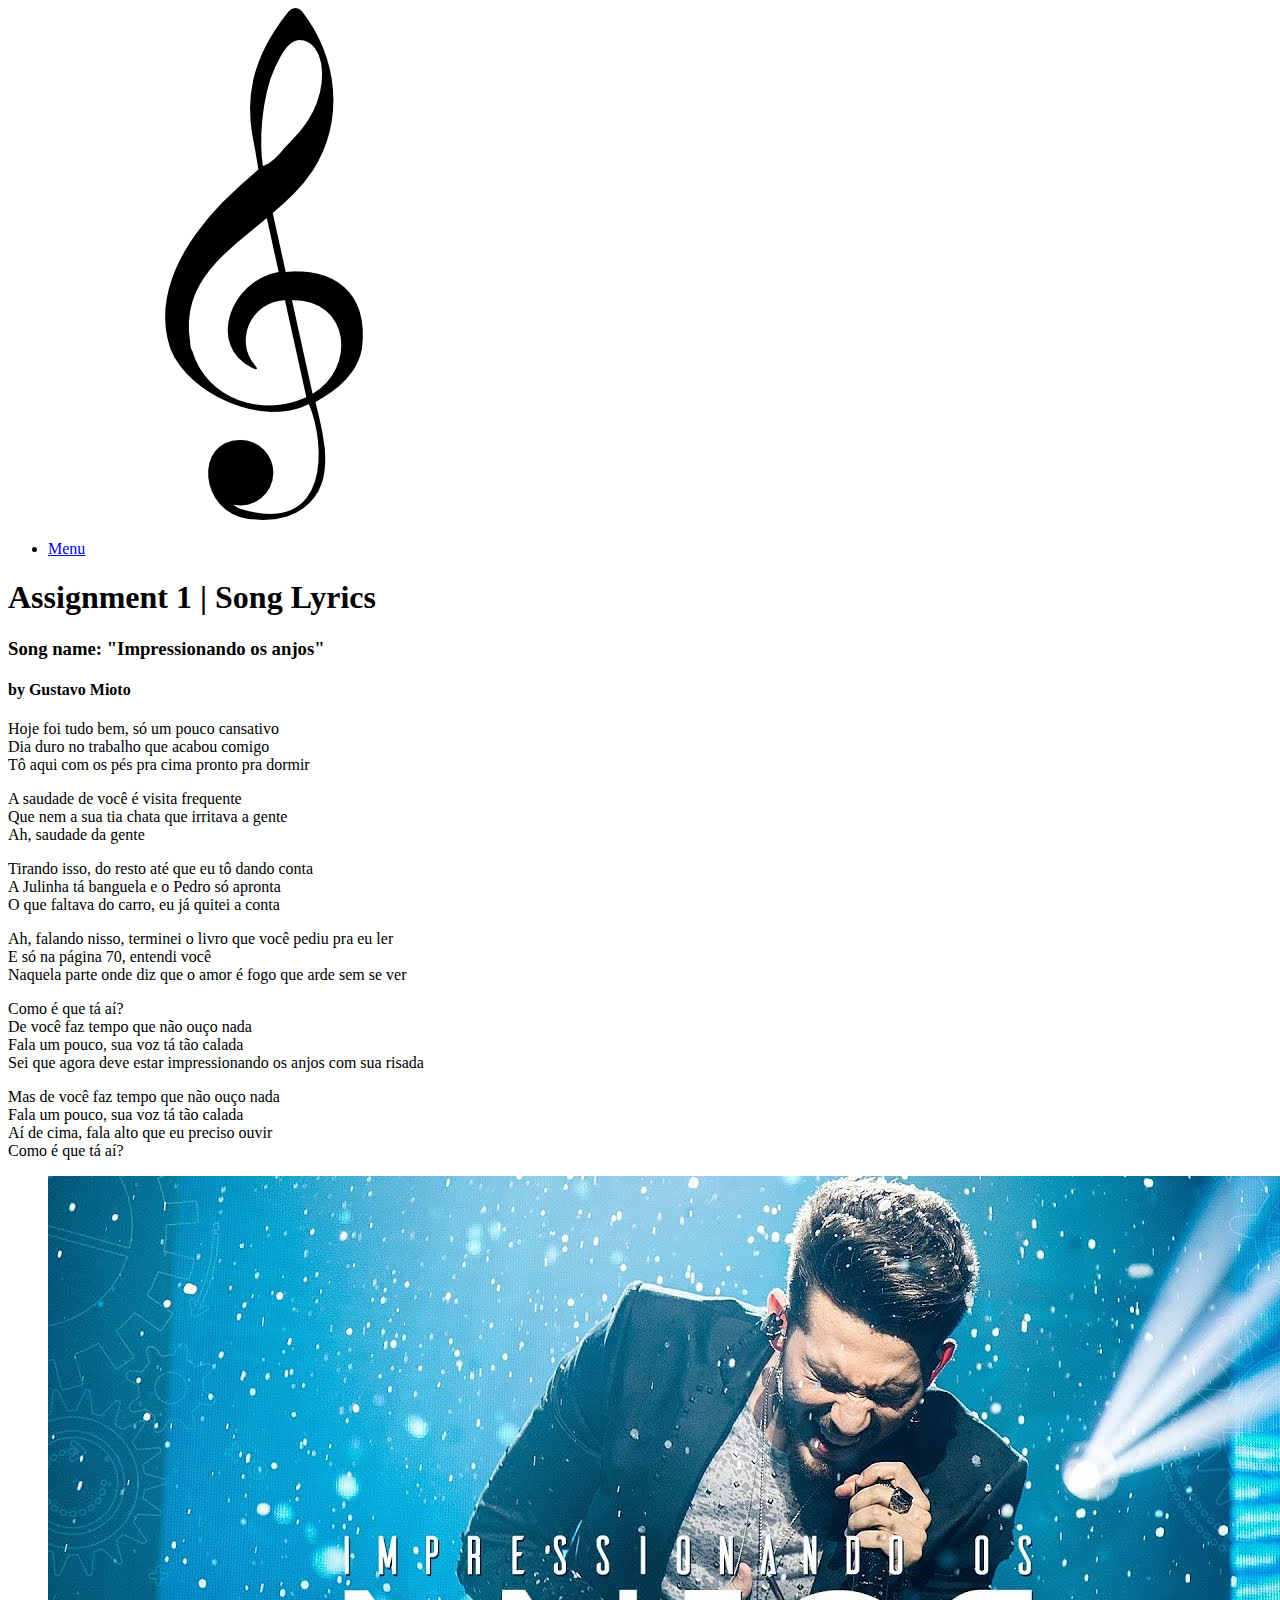
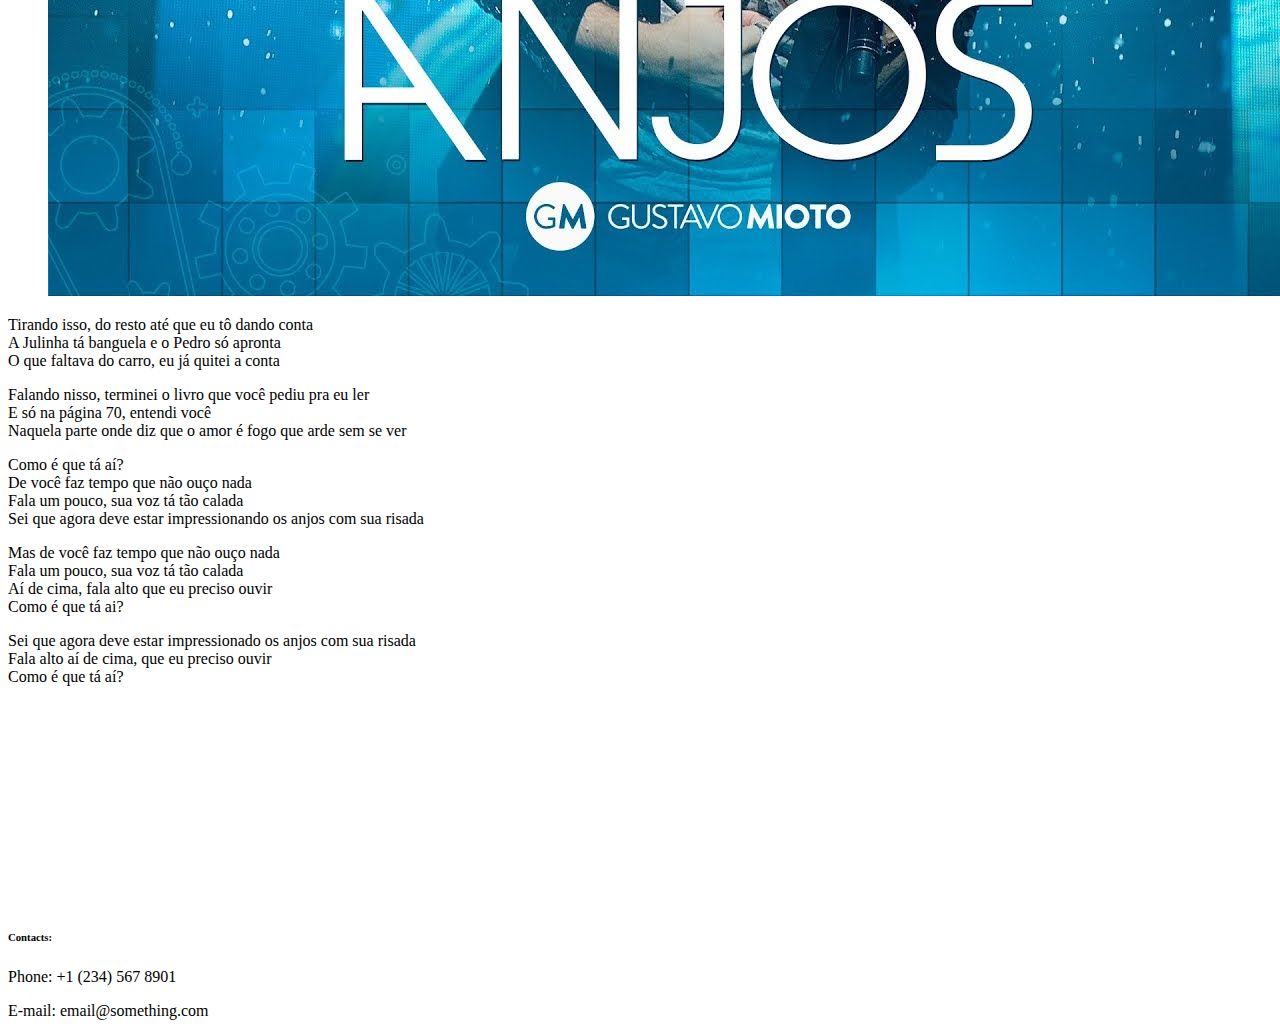
<file: assignment1/index.html>
<!DOCTYPE html>
<html lang="en">
<head>
    <meta charset="UTF-8">
    <meta name="viewport" content="width=device-width, initial-scale=1.0">
    <meta name="description" content="Assignment 1">
    <title>Assignment 1 | Lyrics</title>
    <meta name="robots" content="nofollow, noindex">
</head>
<body>
    <header>
        <div> <!-- logo -->
            <a href="#"><img src="./media/musicnote.png" alt="logo"></a>
        </div>
        <nav>
            <menu> <!-- menu -->
                <li><a href="#" target="_self">Menu</a></li>
            </menu>
        </nav>
    </header>
    <main>
        <section> <!-- Introduction -->
            <h1>Assignment 1 | Song Lyrics</h1>
            <h3>Song name: "Impressionando os anjos"</h3>
            <h4>by Gustavo Mioto</h4>
        </section>
        <section>
            <div> <!--Verse 1-->
                <p>
                Hoje foi tudo bem, só um pouco cansativo <br>
                Dia duro no trabalho que acabou comigo <br>
                Tô aqui com os pés pra cima pronto pra dormir <br>
                </p>
            </div>
            <div> <!-- Verse 2-->
                <p>
                    A saudade de você é visita frequente <br>
                    Que nem a sua tia chata que irritava a gente <br>
                    Ah, saudade da gente <br>
                </p>
                
            </div>
            <div> <!-- Verse 3-->
                <p>
                    Tirando isso, do resto até que eu tô dando conta <br>
                    A Julinha tá banguela e o Pedro só apronta <br>
                    O que faltava do carro, eu já quitei a conta <br> 
                </p>
            </div>
            <div> <!-- Verse 4-->
                <p>
                    Ah, falando nisso, terminei o livro que você pediu pra eu ler <br>
                    E só na página 70, entendi você <br>
                    Naquela parte onde diz que o amor é fogo que arde sem se ver <br>
                </p>
            </div>
            <div> <!-- Refrain (main)-->
                <p>
                    Como é que tá aí? <br>
                    De você faz tempo que não ouço nada <br>
                    Fala um pouco, sua voz tá tão calada <br>
                    Sei que agora deve estar impressionando os anjos com sua risada <br>
                </p>
            </div>
            <div> <!-- Refrain (main)-->
                <p>
                    Mas de você faz tempo que não ouço nada <br>
                    Fala um pouco, sua voz tá tão calada <br>
                    Aí de cima, fala alto que eu preciso ouvir <br>
                    Como é que tá aí? <br>
                </p>
            </div>
            <div>
                <figure> <!-- Cover of the song-->
                    <img src="./media/impressionandoosanjos.jpeg" alt="impressionando os anjos">
                </figure>
            </div>
            <div>
                <p> <!-- Verse 5-->
                    Tirando isso, do resto até que eu tô dando conta <br>
                    A Julinha tá banguela e o Pedro só apronta <br>
                    O que faltava do carro, eu já quitei a conta <br>
                </p>
            </div>
            <div>
                <p> <!-- Verse 4-->
                    Falando nisso, terminei o livro que você pediu pra eu ler <br>
                    E só na página 70, entendi você <br>
                    Naquela parte onde diz que o amor é fogo que arde sem se ver <br>
                </p>
            </div>
            <div>
                <p> <!-- Refrain (main)-->
                    Como é que tá aí? <br>
                    De você faz tempo que não ouço nada <br>
                    Fala um pouco, sua voz tá tão calada <br>
                    Sei que agora deve estar impressionando os anjos com sua risada <br>
                </p>
            </div>
            <div>
                <p> <!-- Refrain (main)-->
                    Mas de você faz tempo que não ouço nada <br>
                    Fala um pouco, sua voz tá tão calada <br>
                    Aí de cima, fala alto que eu preciso ouvir <br>
                    Como é que tá ai? <br>
                </p>
            </div>
            <div>
                <p> <!-- Verse 6-->
                    Sei que agora deve estar impressionado os anjos com sua risada <br>
                    Fala alto aí de cima, que eu preciso ouvir <br>
                    Como é que tá aí? <br>
                </p>
            </div>
        </section>
    </main>
    <aside>
        <article> <!-- The video will probably not work beacuse of copyright -->
            <div>
                <iframe width="350px" height="200px" src="https://www.youtube.com/embed/TK_j5NhE7Jg?si=T0Ykm-obu8Izaegf" title="YouTube video player" frameborder="0" allow="accelerometer; autoplay; clipboard-write; encrypted-media; gyroscope; picture-in-picture; web-share" referrerpolicy="strict-origin-when-cross-origin" allowfullscreen></iframe>
            </div> 
        </article>
    </aside>
    <footer>
        <h6>Contacts: </h6>
        <p>Phone: +1 (234) 567 8901</p>
        <p>E-mail: email@something.com</p>
    </footer>
</body>
</html>
</file>
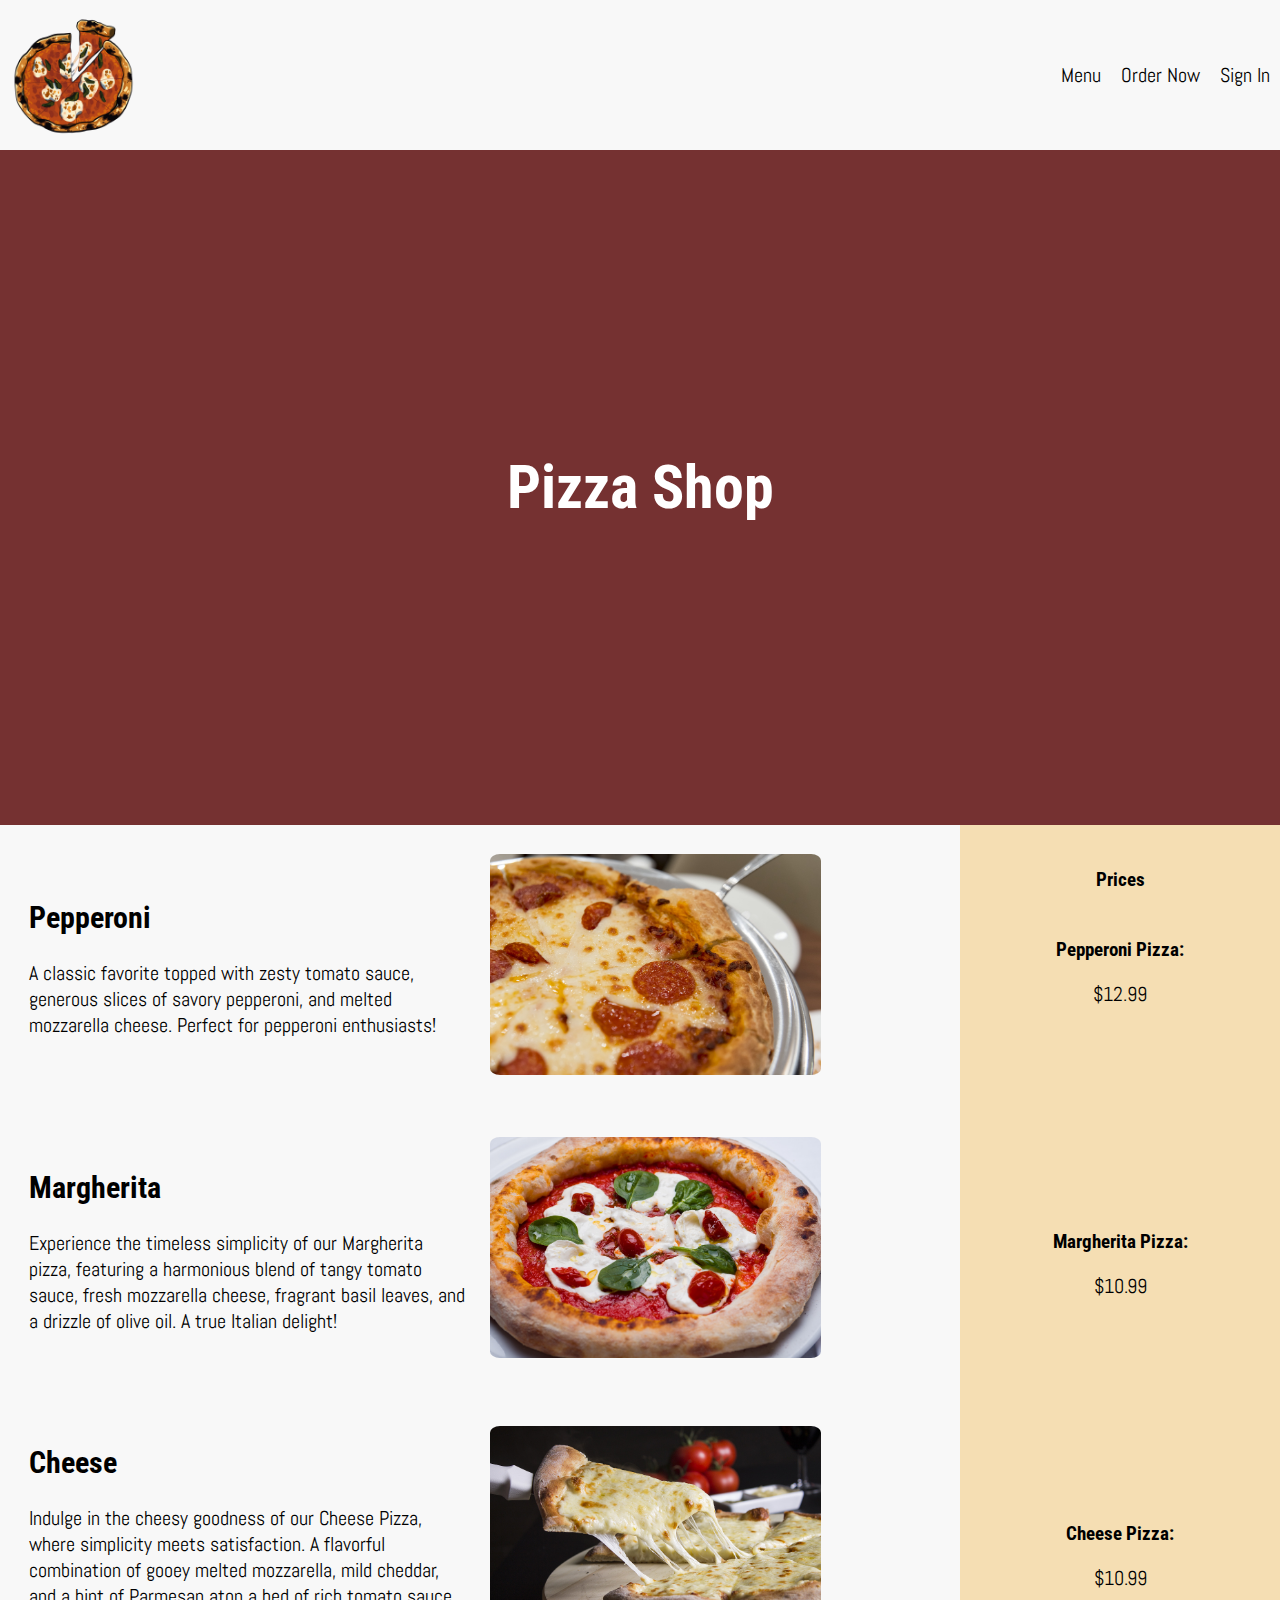
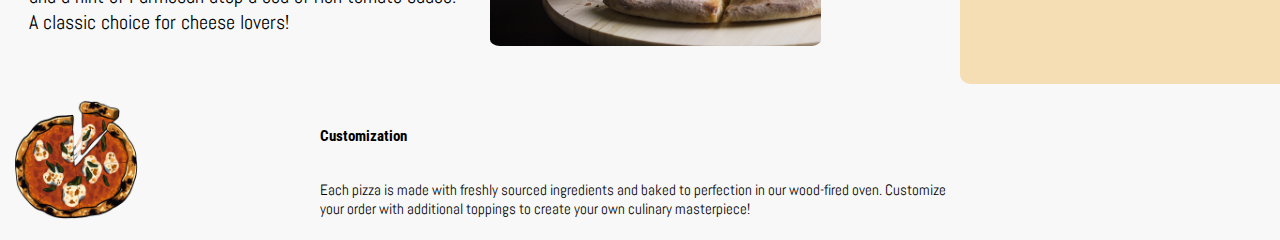
<file: assignment2/index.html>
<!DOCTYPE html>
<html lang="en">
<head>
    <meta charset="UTF-8">
    <meta name="viewport" content="width=device-width, initial-scale=1.0">
    <meta name="robots" content="nofollow, noindex">
    <meta name="description" content="Assignment 2">
    <title>Assignment 2 | Pizza Shop</title>
    <!-- Fonts -->
    <link rel="preconnect" href="https://fonts.googleapis.com">
    <link rel="preconnect" href="https://fonts.gstatic.com" crossorigin>
    <link href="https://fonts.googleapis.com/css2?family=Abel&family=Roboto+Condensed:ital,wght@0,100..900;1,100..900&display=swap" rel="stylesheet">
    <!-- CSS -->
    <link rel="stylesheet" href="css/style.css">
</head>
<body>
    <header>
        <div>
            <a href="index.html"><img src="./img/plogo.png" alt="Logo"></a>
        </div>
        <nav>
            <!-- navegation menu-->
            <menu>
                <li><a href="index.html">Menu</a></li>
                <li><a href="order.html">Order Now</a></li>
                <li><a href="#">Sign In</a></li>
            </menu>
        </nav>
    </header>
    <!-- title/cover of website-->
    <section class="title">
        <h1>Pizza Shop</h1>
    </section>
    <div class="flex-cont-cont">
    <main>
        <!--first pizza-->
        <section>
            <div>
                <h2>Pepperoni</h2>
                <p>A classic favorite topped with zesty tomato sauce, generous slices of savory pepperoni, and melted mozzarella cheese. Perfect for pepperoni enthusiasts! </p>
            </div>
            <div>
                <img src="./img/pepperoni.jpg" alt="Pizza 1">
            </div>
        </section>
        <!--second pizza-->
        <section>
            <div>
                <h2>Margherita</h2>
                <p>Experience the timeless simplicity of our Margherita pizza, featuring a harmonious blend of tangy tomato sauce, fresh mozzarella cheese, fragrant basil leaves, and a drizzle of olive oil. A true Italian delight!</p>
            </div>
            <div>
                <img src="./img/margherita.jpg" alt="Pizza 2">
            </div>
        </section>
        <!--third pizza-->
        <section>
            <div>
                <h2>Cheese</h2>
                <p>Indulge in the cheesy goodness of our Cheese Pizza, where simplicity meets satisfaction. A flavorful combination of gooey melted mozzarella, mild cheddar, and a hint of Parmesan atop a bed of rich tomato sauce. A classic choice for cheese lovers!</p>
            </div>
            <div>
                <img src="./img/cheese.jpg" alt="Pizza 3">
            </div>
        </section>
    </main>
    <aside>
        <!-- Prices -->
        <article>
            <h3>Prices</h3>
        </article>
        <article>
            <h3>Pepperoni Pizza:</h3>
            <p>$12.99</p>
        </article>
        <article>
            <h3>Margherita Pizza:</h3>
            <p>$10.99</p>
        </article>
        <article>
            <h3>Cheese Pizza:</h3>
            <p>$10.99</p>
        </article>
    </aside>
    </div>
    <footer>
        <div>
            <a href="index.html"><img src="./img/plogo.png" alt="Logo"></a>
        </div>
        <div>
            <!-- footer (about customization)-->
            <h6>Customization</h6>
            <p>Each pizza is made with freshly sourced ingredients and baked to perfection in our wood-fired oven. Customize your order with additional toppings to create your own culinary masterpiece!</p>
        </div>
    </footer>
</body>
</html>
</file>
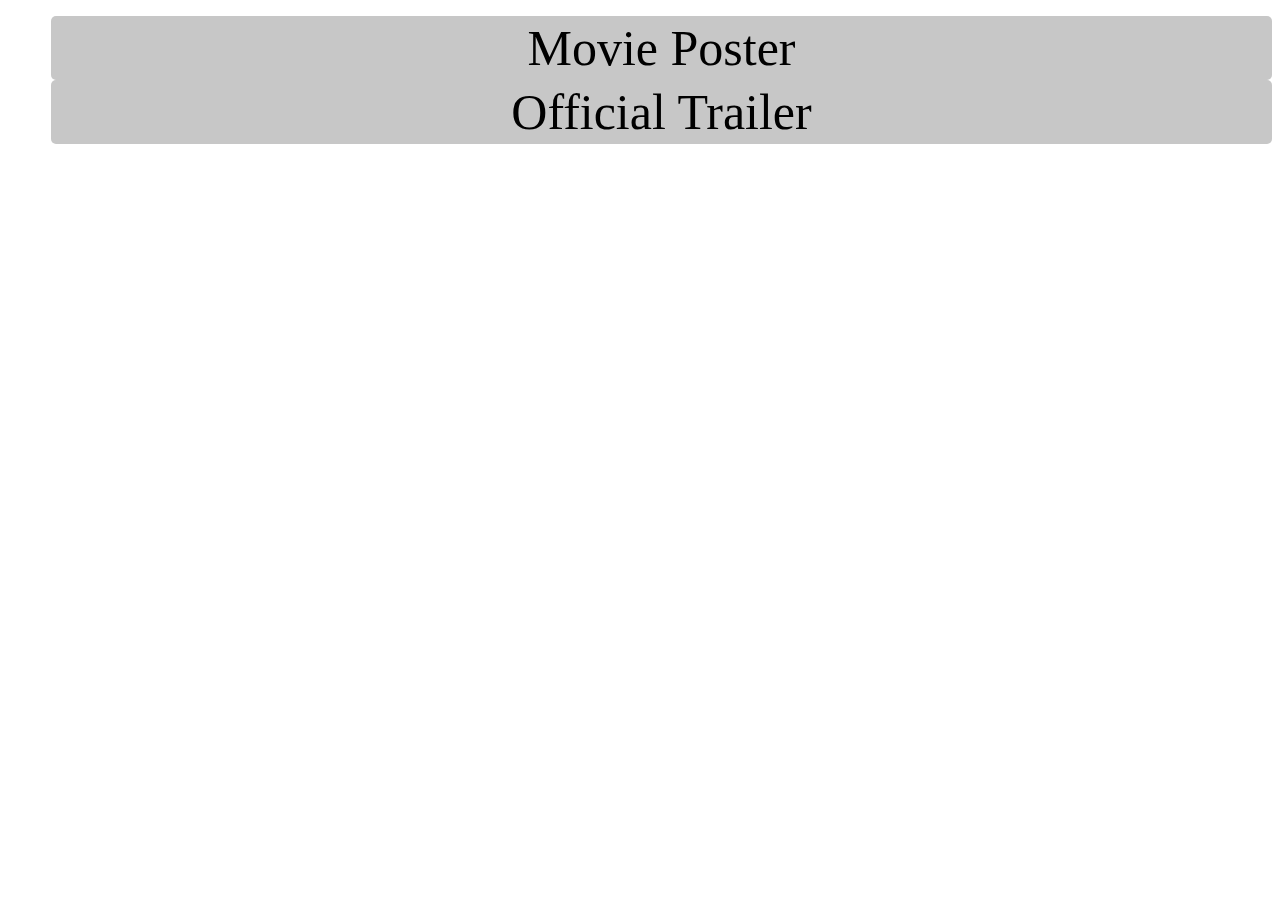
<file: week10ass/index.html>
<!DOCTYPE html>
<html lang="en">
<head>
    <meta charset="UTF-8">
    <meta name="viewport" content="width=device-width, initial-scale=1.0">
    <meta name="description" content="main page">
    <meta name="robots" content="nofollow, noindex">
    <title>Assignment 3</title>
    <link rel="stylesheet" href="./css/style2.css">
</head>
<body>
    <header>
        <nav>
            <menu>
                <li><a href="./poster.html">Movie Poster</a></li>
                <li><a href="https://www.youtube.com/watch?v=2LqzF5WauAw">Official Trailer</a></li>
            </menu>
        </nav>
    </header>
</body>
</html>
</file>
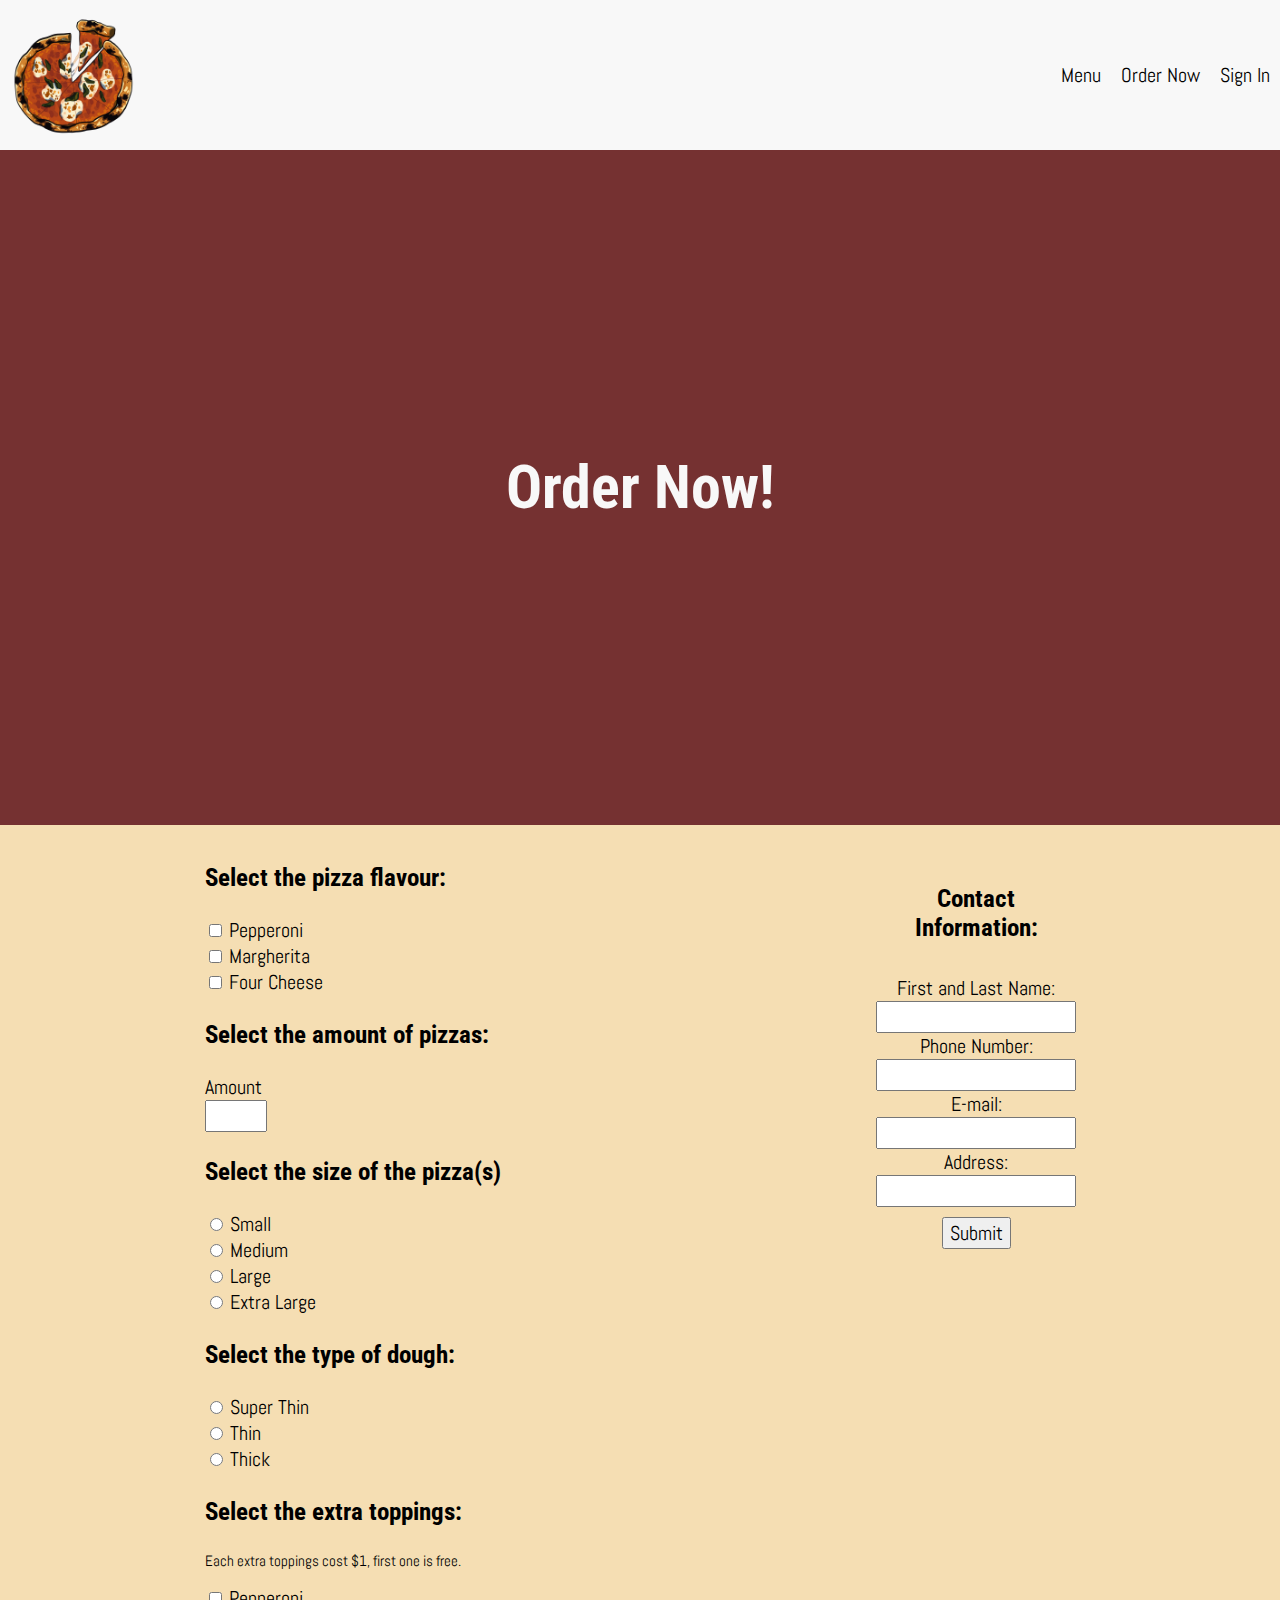
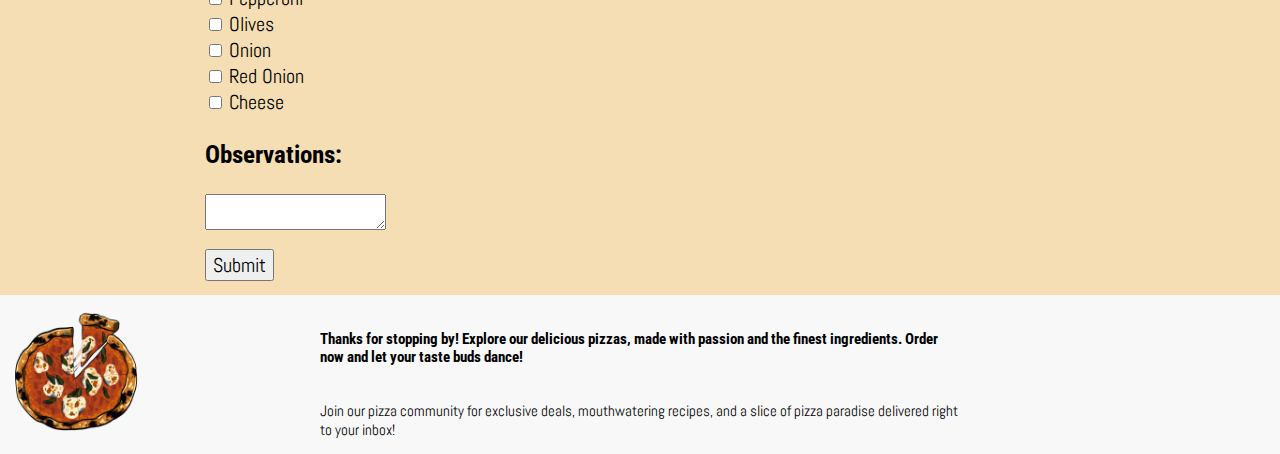
<file: assignment2/order.html>
<!DOCTYPE html>
<html lang="en">
<head>
    <meta charset="UTF-8">
    <meta name="viewport" content="width=device-width, initial-scale=1.0">
    <meta name="robots" content="nofollow, noindex">
    <meta name="description" content="Assignment 2">
    <title>Assignment 2 | Pizza Shop</title>
    <!-- Fonts -->
    <link rel="preconnect" href="https://fonts.googleapis.com">
    <link rel="preconnect" href="https://fonts.gstatic.com" crossorigin>
    <link href="https://fonts.googleapis.com/css2?family=Abel&family=Roboto+Condensed:ital,wght@0,100..900;1,100..900&display=swap" rel="stylesheet">
    <!-- CSS -->
    <link rel="stylesheet" href="css/style2.css">
</head>
<body>
    <header>
        <div>
            <a href="index.html"><img src="./img/plogo.png" alt="Logo"></a>
        </div>
        <nav>
            <!-- navegation menu-->
            <menu>
                <li><a href="index.html">Menu</a></li>
                <li><a href="order.html">Order Now</a></li>
                <li><a href="#">Sign In</a></li>
            </menu>
        </nav>
    </header>
    <!-- title/cover of website-->
    <section class="lesson-masthead">
        <h1>Order Now!</h1>
    </section>
    <div class="flex-cont-cont">
    <main>
        <!-- making the order-->
        <section>
            <form action="#" method="post" enctype="multipart/form-data">
            <div>
                <h3>Select the pizza flavour:</h3>
                <input type="checkbox" id="pepperoni" name="pepperoni" value="pepperoni">
                <label for="choiceone">Pepperoni</label>
                <br>
                <input type="checkbox" id="margherita" name="margherita" value="margherita 1">
                <label for="choiceone">Margherita</label>
                <br>
                <input type="checkbox" id="fourcheese" name="fourcheese" value="fourcheese">
                <label for="choiceone">Four Cheese</label>
            </div>
            <div>
                <h3>Select the amount of pizzas:</h3>
                <label for="">Amount</label>
                <br>
                <input type="number" name="quantity" min="1" max="100">
            </div>
            <div>
                <h3>Select the size of the pizza(s)</h3>
                <input type="radio" id="small" name="psize" value="small">
                <label for="size">Small</label>
                <br>
                <input type="radio" id="medium" name="psize" value="medium">
                <label for="size">Medium</label>
                <br>
                <input type="radio" id="large" name="psize" value="large">
                <label for="size">Large</label>
                <br>
                <input type="radio" id="xlarge" name="psize" value="xlarge">
                <label for="size">Extra Large</label>
            </div>
            <div>
                <h3>Select the type of dough:</h3>
                <input type="radio" id="sthin" name="dough" value="sthin">
                <label for="dough">Super Thin</label>
                <br>
                <input type="radio" id="thin" name="dough" value="thin">
                <label for="dough">Thin</label>
                <br>
                <input type="radio" id="thick" name="dough" value="thick">
                <label for="dough">Thick</label>
            </div>
            <div>
                <h3>Select the extra toppings:</h3>
                <p>Each extra toppings cost $1, first one is free.</p>
                <input type="checkbox" id="pepperoni" name="pepperoni" value="pepperoni">
                <label for="toppings">Pepperoni</label>
                <br>
                <input type="checkbox" id="olive" name="olive" value="olive">
                <label for="toppings">Olives</label>
                <br>
                <input type="checkbox" id="onion" name="onion" value="onion">
                <label for="toppings">Onion</label>
                <br>
                <input type="checkbox" id="ronion" name="ronion" value="ronion">
                <label for="toppings">Red Onion</label>
                <br>
                <input type="checkbox" id="cheese" name="cheese" value="cheese">
                <label for="toppings">Cheese</label>
            </div>
            <div>
                <h3>Observations:</h3>
                <p><textarea></textarea></p>
            </div>
            <div>
                <button class="button">Submit</button>
            </div>
        </form>
        </section>
    </main>
    <aside>
        <!-- personal information section-->
        <article>
            <div>
                <form action="#" method="post" enctype="multipart/form-data">
                <h4>Contact Information:</h4>
                <label for="">First and Last Name:</label>
                <br>
                <input type="text" name="name" required>
                <br>
                <label for="">Phone Number:</label>
                <br>
                <input type="tel" name="phone" pattern="[0-9]-{3}-[0-9]{3}-[0-9]{4}">
                <br>
                <label for="">E-mail:</label>
                <br>
                <input type="email" name="email" required>
                <br>
                <label for="">Address:</label>
                <br>
                <input type="text" name="address" required>
                </form>
            </div>  
            <div>
                <button class="button">Submit</button>
            </div>
        </article>
    </aside>
    </div>
    <footer>
        <div>
            <a href="index.html"><img src="./img/plogo.png" alt="Logo"></a>
        </div>
        <!-- footer-->
        <div>
            <h6>Thanks for stopping by! Explore our delicious pizzas, made with passion and the finest ingredients. Order now and let your taste buds dance!</h6>
            <p>Join our pizza community for exclusive deals, mouthwatering recipes, and a slice of pizza paradise delivered right to your inbox! </p>
        </div>
    </footer>
</body>
</html>
</file>
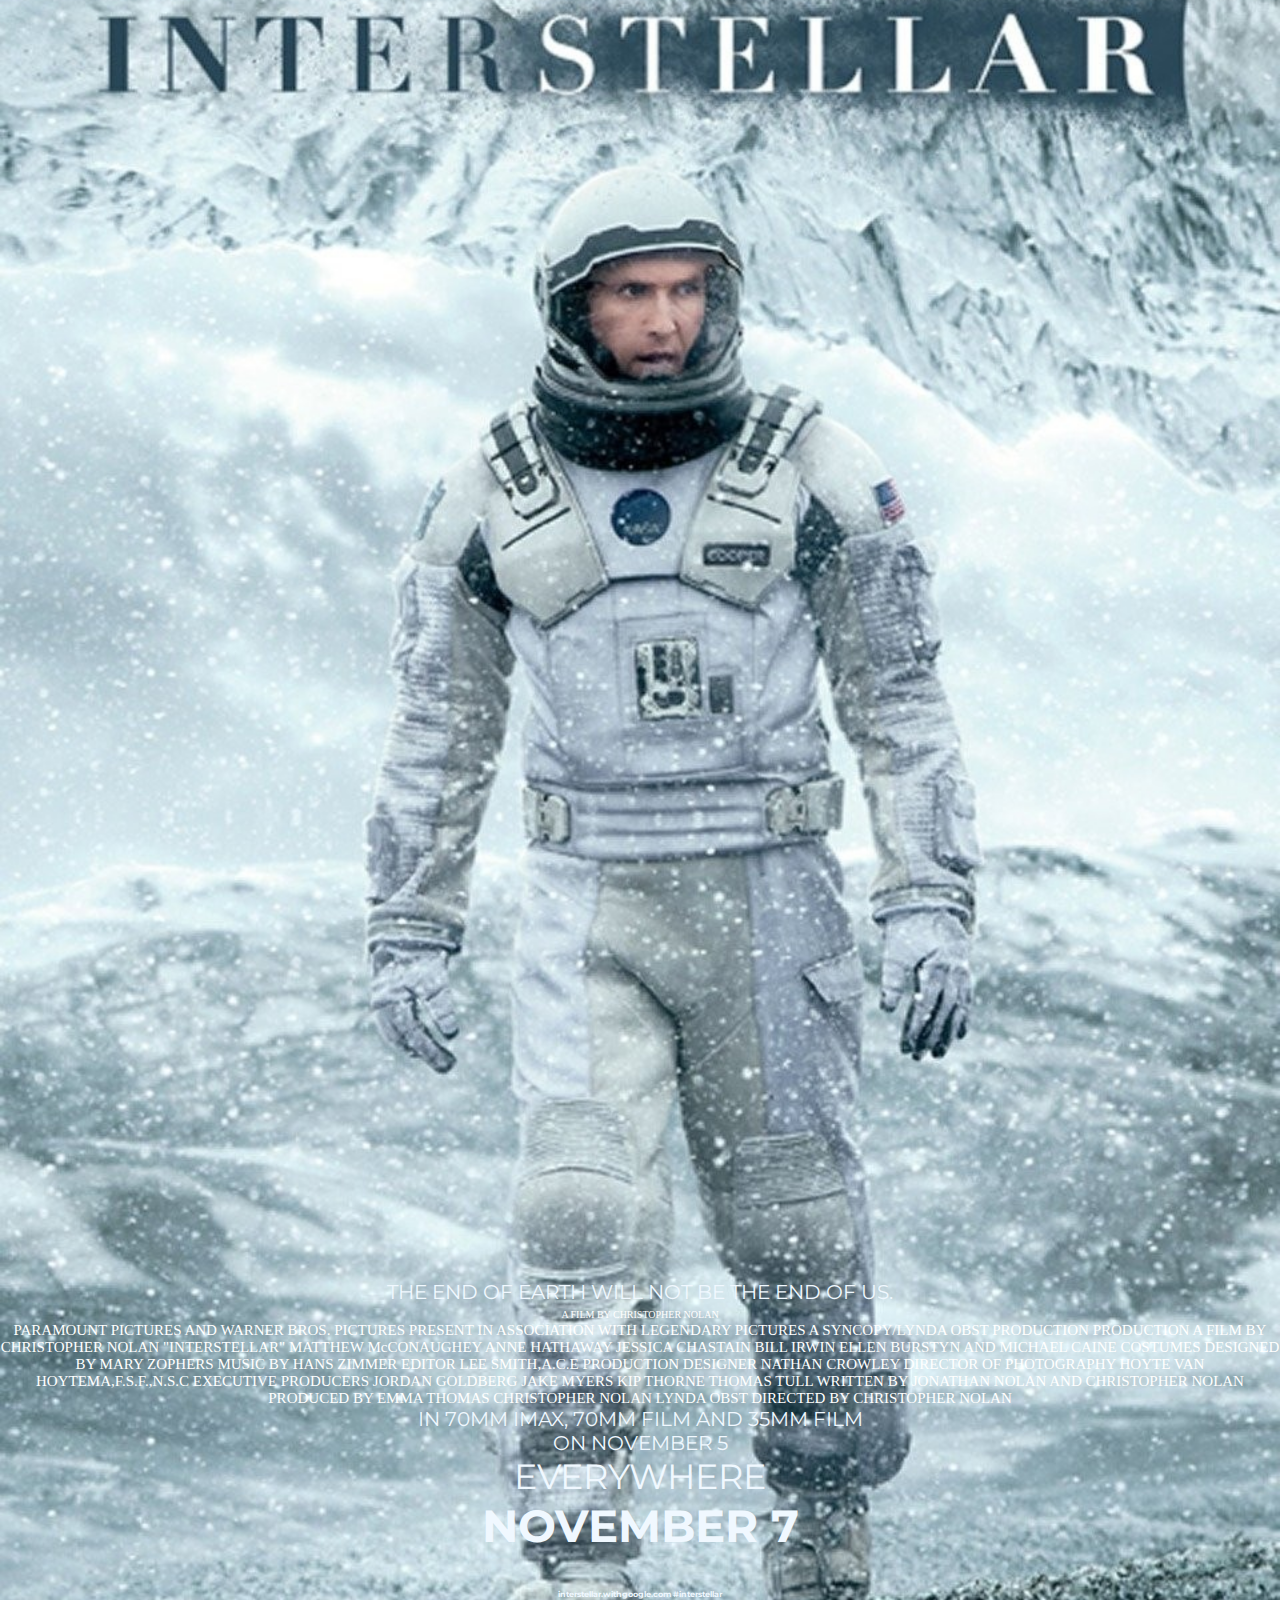
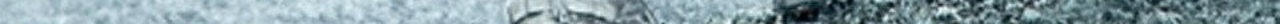
<file: week10ass/poster.html>
<!DOCTYPE html>
<html lang="en">
<head>
    <meta charset="UTF-8">
    <meta name="viewport" content="width=device-width, initial-scale=1.0">
    <meta name="description" content="poster">
    <meta name="robots" content="nofollow, noindex">
    <title>Assignment 3</title>
    <link rel="stylesheet" href="./css/style.css"> 
    <!--font link-->
    <link rel="preconnect" href="https://fonts.googleapis.com">
    <link rel="preconnect" href="https://fonts.gstatic.com" crossorigin>
    <link href="https://fonts.googleapis.com/css2?family=Montserrat:ital,wght@0,100..900;1,100..900&display=swap" rel="stylesheet">
</head>
<body>
    <main>
        <section>
            <div>
                <h1>THE END OF EARTH WILL NOT BE THE END OF US.</h1> <!--subtitle-->
            </div>
            <div>
                <h3>A FILM BY CHRISTOPHER NOLAN</h3> 
                
            </div>
            <div class="cast"> <!--cast-->
                <h4>PARAMOUNT PICTURES AND  WARNER BROS. PICTURES PRESENT IN ASSOCIATION WITH LEGENDARY PICTURES A SYNCOPY/LYNDA OBST PRODUCTION PRODUCTION A FILM BY CHRISTOPHER NOLAN "INTERSTELLAR" MATTHEW McCONAUGHEY ANNE HATHAWAY JESSICA CHASTAIN BILL IRWIN ELLEN BURSTYN AND MICHAEL CAINE COSTUMES DESIGNED BY MARY ZOPHERS MUSIC BY HANS ZIMMER EDITOR LEE SMITH,A.C.E PRODUCTION DESIGNER NATHAN CROWLEY DIRECTOR OF PHOTOGRAPHY HOYTE VAN HOYTEMA,F.S.F.,N.S.C EXECUTIVE PRODUCERS JORDAN GOLDBERG JAKE MYERS KIP THORNE THOMAS TULL WRITTEN BY JONATHAN NOLAN AND CHRISTOPHER NOLAN PRODUCED BY EMMA THOMAS CHRISTOPHER NOLAN LYNDA OBST DIRECTED BY CHRISTOPHER NOLAN</h4>
            </div>
        </section>
    </main>
    <aside>
        <article>
            <h5>IN 70MM IMAX, 70MM FILM AND 35MM FILM <br>ON NOVEMBER 5</h5>
        </article>
        <article>
            <h5>EVERYWHERE <br></h5>
            <h5>NOVEMBER 7 <br></h5>
            <h5>interstellar.withgoogle.com #interstellar</h5>
        </article>
    </aside>
    <footer>
        <div>
            <ul>
                <li></li>
                <li></li>
                <li></li>
                <li></li>
                <li></li>
            </ul>
        </div>
    </footer>
</body>
</html>
</file>
<file: assignment2/css/style.css>
body{
    margin: 0px;
    background-color: #f8f8f8;
}
/*changing font style*/
h1,h2,h3,h4,h5,h6{
    font-family: "Roboto Condensed", sans-serif;
}

p,li,a{
    font-family: "Abel", sans-serif;
    font-size: 20px;
    text-decoration: none;
}
/* styling header*/header{
    display: flex;
    align-items: center;
    height: 150px;
    background-color: #f8f8f8;
}

header > div{
    flex-grow: 1;
    height: 145px;
    width: auto;
}

header > div > a > img{
    height: 100%;
    width: auto;
}

header > nav > menu{
    display: flex;
    list-style: none;
    padding-left: 0px;
    margin: 0px;
}

header > nav > menu > li{
    padding: 0px 10px;
}

header > nav > menu > li > a{
    color: black;  
}
/* detail when the cursor is over the list(hover)*/
header > nav > menu > li > a:hover{
    color: black;
    background-color: rgba(255, 153, 0, 0.426);
    border-radius: 5px;
    
}
/* styling main title container*/
.title{
    display: flex;
    align-items: center;
    justify-content: center;
    background-color: rgb(117, 49, 49);
    height: 75vh;
}

.title h1{
    font-size: 60px;
    color: rgb(255, 255, 255);
}

.flex-cont-cont{
    display: flex;
}
/* main elements*/
main{
    width: 75%;
}

main > section > div > h2{
    font-size:30px
}

main > section > div > p{
    font-size:20px
}

main > section{
    display: flex;
    padding: 2%;
    align-items: center;
}

main > section > div{
    width: 50%;
    padding: 10px;
}

main > section > div > img{
    height: 50%;
    width: 75%;
    border-radius: 3%;
}
/* aside elements*/
aside{
    width: 25%;
    padding: 2% 0px;
    background-color: wheat;
    border-radius: 0px 0px 0px 10px;
}

aside > article{
    width: 90%;
    margin: auto auto 15px auto;
    text-align: center;
}

aside > article + article{
    width: 90%;
    margin: 15% auto 15px auto;
    text-align: center;
}

aside > article + article + article{
    width: 90%;
    margin: 70% auto 15px auto;
    text-align: center;
}

aside > article + article + article + article{
    width: 90%;
    margin: 70% auto 15px auto;
    text-align: center;
}
/* footer elements*/
footer{
    display: flex;
    align-items: center;
}

footer > div{
    width: 25%;
}

footer > div > a > img{
    width: auto;
    height: 150px;
}

footer > div + div{
    width: 50%;
}

footer > div + div > p{
    font-size: 15px;
}

footer > div + div > h6{
    font-size: 15px;
}
</file>
<file: week10ass/css/style2.css>
li,a{ /*font changes - removing standart styles*/
    text-decoration: none; 
    text-align: center;
    list-style: none;
    color: black;
    font-size: 50px;
}

li,a:hover{ /*font changes (hover to "animate")*/
    background-color: rgb(199, 199, 199);
    border-radius: 5px;
    color: black;
    padding: 3px;
    margin-left: 3px;
    text-align: center;
    cursor: pointer;
    
}
</file>
<file: assignment2/css/style2.css>
body{
    margin: 0px;
    background-color: #f8f8f8;
}
/*changing font style*/
h1,h2,h3,h4,h5,h6{
    font-family: "Roboto Condensed", sans-serif;
}

p,li,a,label,input,button{
    font-family: "Abel", sans-serif;
    font-size: 20px;
    text-decoration: none;
}
/* styling header*/
header{
    display: flex;
    align-items: center;
    height: 150px;
    background-color: #f8f8f8;
}

header > div{
    flex-grow: 1;
    height: 145px;
    width: auto;
}

header > div > a > img{
    height: 100%;
    width: auto;
}

header > nav > menu{
    display: flex;
    list-style: none;
    padding-left: 0px;
    margin: 0px;
}

header > nav > menu > li{
    padding: 0px 10px;
    
}

header > nav > menu > li > a{
    color: black;
}
/* detail when the cursor is over the list*/
header > nav > menu > li > a:hover{
    color: black;
    background-color: rgba(255, 153, 0, 0.426);
    border-radius: 5px;
    
}
/* styling main title container*/
.lesson-masthead{
        display: flex;
        align-items: center;
        justify-content: center;
        background-color: rgb(117, 49, 49);
        height: 75vh;
}

.lesson-masthead h1{
    color: #f8f8f8;
    font-size: 60px;
}

.flex-cont-cont{
    display: flex;
}
/* styling main elements*/
main{
    width: 75%;
    padding-left: 15%;
    background-color: wheat;
}

main > section{
    display: flex;
    padding: 2%;
    align-items: center;
}

main > section > div{
    width: 50%;
    padding: 10px;
}

main > section > form > div > p{
    font-size: 15px;
}

main > section > form > div > h3{
    font-size: 25px;
}
/* styling aside elements*/
aside{
    width: 25%;
    padding: 2% 15% 0px 0px;
    background-color: wheat;
}

aside > article{
    width: 90%;
    margin: auto auto 15px auto;
    text-align: center;
}
aside > article > div + div{
    padding-top: 5%;
}

aside > article > div > form > h4{
    font-size: 25px;
}
/* submit button / detail when the cursor is over the submit button(hover)*/
.button:hover{
    background-color: black;
    border-radius: 5px;
    color: white;
    padding: 3px;
    margin-left: 3px;
    text-align: center;
    cursor: pointer;
}
/* stylign footer elements*/
footer{
    display: flex;
    align-items: center;
}

footer > div{
    width: 25%;
}

footer > div > a > img{
    width: auto;
    height: 150px;
}

footer > div + div{
    width: 50%;
}

footer > div + div > p{
    font-size: 15px;
}

footer > div + div > h6{
    font-size: 15px;
}
</file>
<file: week10ass/css/style.css>
body{ /*changing background*/
    margin: 0px;
    background-image: url(../img/interbasic.jpg);
    background-size: cover;
    background-position: center;
    text-align: center;
    margin-top: 100%;
}

h1,h2,h3,h4,h5,h6{ /*font changes*/
    font-family: 'Times New Roman', Times, serif;
    text-align: center;
    display: inline;
    font-weight: normal;
    color: white;
    
}

h1,h5{ /*font changes*/
    font-size: 20px;
    color: aliceblue;
    font-family: 'Montserrat',sans-serif;
}

body > main > section > div + div > h3{ /*font size change*/
    font-size: 10px;
}

body > main > section > div + div > h3 > h6{ /*font size change*/
    font-size: 20px;
}
.cast{ /*font changes*/
    font-size: 15px; 
    color: aliceblue;
}


li,a{ /*font changes*/
    text-align: center;
    text-decoration: none;
    list-style-type: none;
    color: black;
}


main > div > h2{ /*font changes*/
    font-family: system-ui, -apple-system, BlinkMacSystemFont, 'Segoe UI', Roboto, Oxygen, Ubuntu, Cantarell, 'Open Sans', 'Helvetica Neue', sans-serif;
}

aside > article > h5{ /*font changes*/
    font-family: 'Montserrat',sans-serif;
    font-size: 20px;
}

aside > article + article > h5{ /*font changes*/
    font-family: 'Montserrat',sans-serif;
    font-size: 35px;
}

aside > article + article > h5 + h5{ /*font changes*/
    font-family: 'Montserrat',sans-serif;
    font-size: 45px;
    font-weight: bold;
}

aside > article + article > h5 + h5 + h5{ /*font changes*/
    font-family: 'Montserrat',sans-serif;
    font-size: 8px;
    margin-top: 0px;
}
</file>
